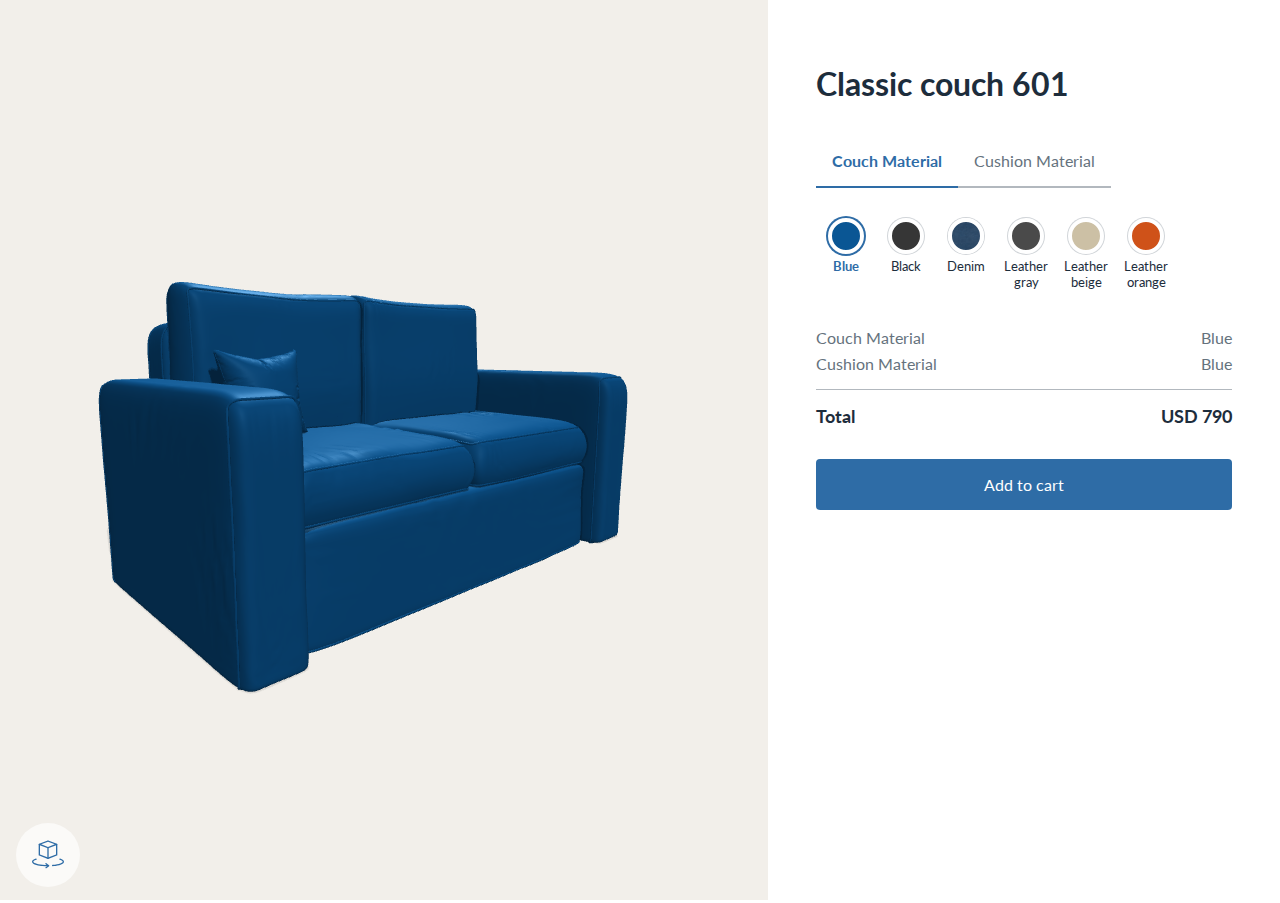
<file: customFurnitureDemo/index.html>
<!doctype html><html lang="en"><head><meta charset="UTF-8"><meta name="viewport" content="width=device-width,initial-scale=1"><meta http-equiv="X-UA-Compatible" content="ie=edge"><meta property="og:type" content="website"><meta property="og:url" content="https://kimbumi.github.io/three/customFurnitureDemo/"><meta property="og:title" content="Custom Furniture - Demo"><meta property="og:image" content="https://kimbumi.github.io/three/customFurnitureDemo/og.jpg"><meta property="og:description" content="3D custom furniture Web dev project by Bumi Kim"><meta property="og:site_name" content="Bumi Kim"><meta property="og:locale" content="en_US"><title>Custom Furniture - Demo</title></head><body><div class="loading"><div class="loader"></div><div>Loading</div></div><main><div class="flex"><div class="canvasContainer"><div class="icon"><svg id="_x31_px" enable-background="new 0 0 16 16" height="32" viewBox="0 0 24 24" width="32" xmlns="http://www.w3.org/2000/svg"><path d="m12 7c-.061 0-.122-.011-.18-.033l-6.5-2.5c-.193-.074-.32-.26-.32-.467s.127-.393.32-.467l6.5-2.5c.116-.044.243-.044.359 0l6.5 2.5c.194.074.321.26.321.467s-.127.393-.32.467l-6.5 2.5c-.058.022-.119.033-.18.033zm-5.107-3 5.107 1.964 5.107-1.964-5.107-1.964z"/><path d="m12 15c-.061 0-.122-.011-.18-.033l-6.5-2.5c-.193-.074-.32-.26-.32-.467v-8c0-.276.224-.5.5-.5s.5.224.5.5v7.657l6 2.308 6-2.308v-7.657c0-.276.224-.5.5-.5s.5.224.5.5v8c0 .207-.127.393-.32.467l-6.5 2.5c-.058.022-.119.033-.18.033z"/><path d="m12 15c-.276 0-.5-.224-.5-.5v-8c0-.276.224-.5.5-.5s.5.224.5.5v8c0 .276-.224.5-.5.5z"/><path d="m10.5 22c-.152 0-.302-.069-.4-.2-.166-.221-.121-.534.1-.7l1.466-1.1-1.466-1.1c-.221-.166-.266-.479-.1-.7s.479-.265.7-.1l2 1.5c.126.094.2.243.2.4s-.074.306-.2.4l-2 1.5c-.09.067-.195.1-.3.1z"/><path d="m12 20.5c-1.512 0-2.943-.072-4.254-.213-1.814-.183-7.746-.961-7.746-3.287 0-.949.979-1.742 2.908-2.356.317-.098.657.149.657.477 0 .242-.168.444-.396.49-1.6.515-2.169 1.07-2.169 1.389 0 .666 2.125 1.816 6.85 2.292 1.278.138 2.673.208 4.15.208.276 0 .5.224.5.5s-.224.5-.5.5z"/><path d="m15.49 20.35c-.258 0-.477-.198-.498-.459-.022-.275.183-.517.458-.539 5.15-.421 7.55-1.652 7.55-2.352 0-.322-.579-.883-2.212-1.403-.263-.084-.408-.365-.325-.628.084-.263.364-.408.628-.325 1.93.614 2.909 1.407 2.909 2.356 0 2.465-6.482 3.186-8.469 3.349-.014.001-.028.001-.041.001z"/></svg></div><canvas class="webgl"></canvas></div><div class="detailContainer"><h6 class="name">Classic couch 601</h6><div class="switches"><a><div class="switch --is-active" data-option="sofa">Couch Material</div></a><a><div class="switch" data-option="cushion">Cushion Material</div></a></div><div class="paletteWrapper"><div id="js-palette" class="palette"></div><div id="js-palette-cushion" class="palette"></div></div><div class="Info"><div>Couch Material</div><div class="js-couch-info"></div></div><div class="Info"><div>Cushion Material</div><div class="js-cushion-info"></div></div><div class="hr"></div><div class="total"><div>Total</div><div class="js-price price">000</div></div><a><div class="cta">Add to cart</div></a></div></div></main><script>const jsLoader=document.querySelector(".loading"),Main=document.querySelector("main");Main.style.display="none",document.addEventListener("DOMContentLoaded",()=>{Main.style.display="block"})</script><script src="bundle.a320f681d3ff2741f26e.js"></script></body></html>
</file>
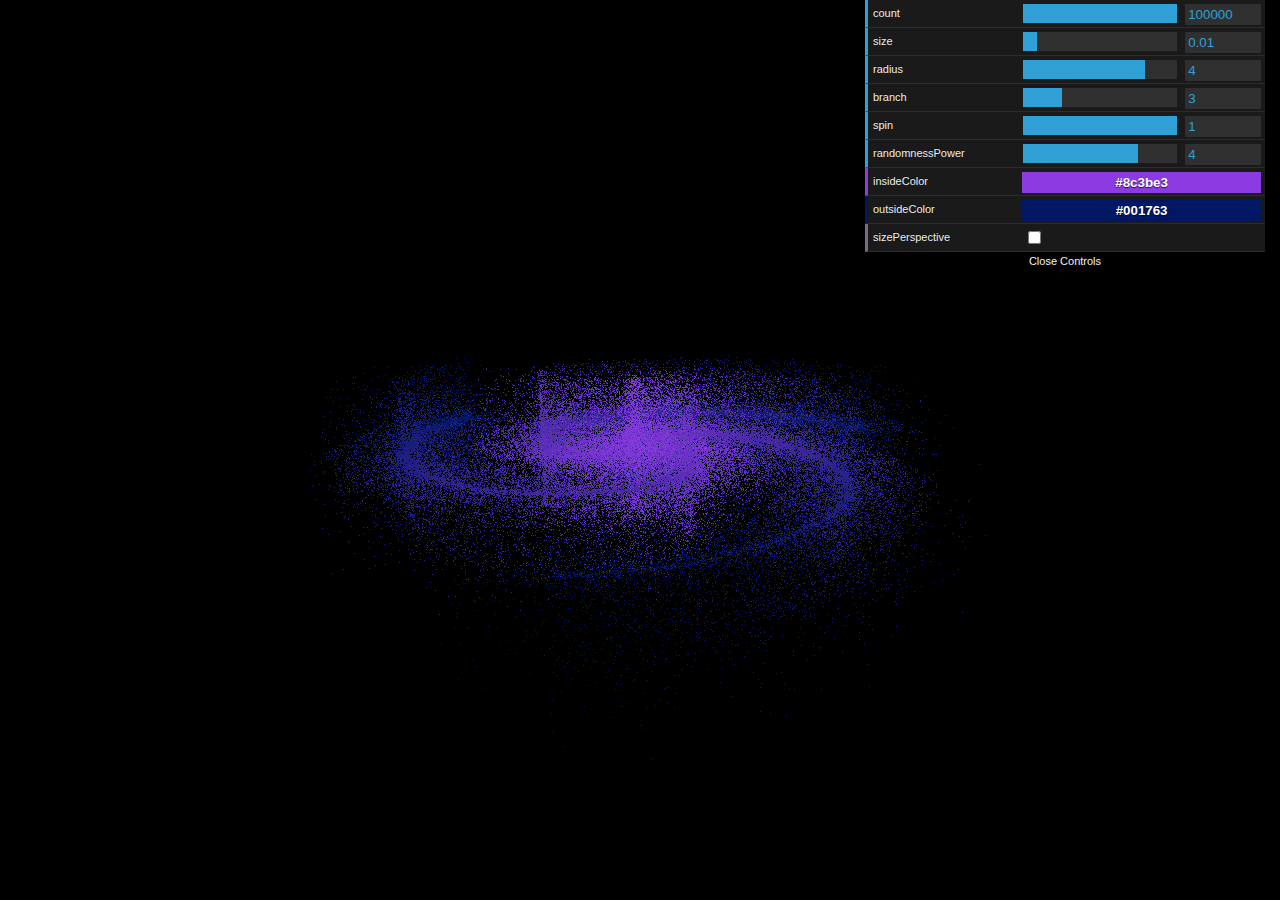
<file: galaxy/index.html>
<!doctype html><html lang="en"><head><meta charset="UTF-8"><meta name="viewport" content="width=device-width,initial-scale=1"><meta http-equiv="X-UA-Compatible" content="ie=edge"><title>Webpack THREE.js Template</title></head><body><canvas class="webgl"></canvas><script src="bundle.bfe38340eeb29322e460.js"></script></body></html>
</file>
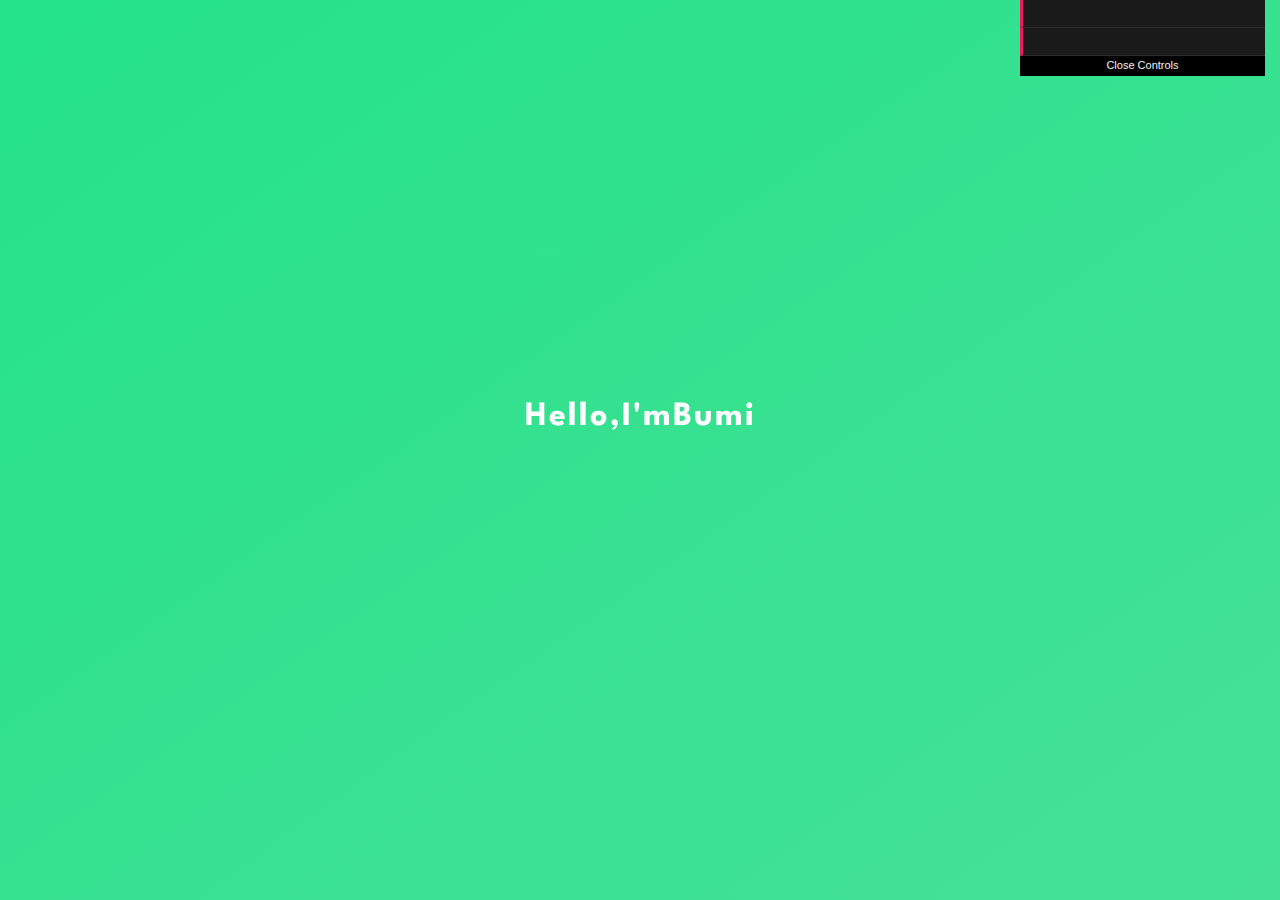
<file: physics/index.html>
<!doctype html><html lang="en"><head><meta charset="UTF-8"><meta name="viewport" content="width=device-width,initial-scale=1"><link rel="preconnect" href="https://fonts.gstatic.com"><link href="https://fonts.googleapis.com/css2?family=IBM+Plex+Mono:wght@300&display=swap" rel="stylesheet"><link href="https://fonts.googleapis.com/css2?family=IBM+Plex+Serif:wght@600&family=Space+Mono&family=Spartan:wght@600&display=swap" rel="stylesheet"><link href="https://fonts.googleapis.com/css2?family=IBM+Plex+Serif:wght@600&family=Spartan:wght@600&display=swap" rel="stylesheet"><link href="https://fonts.googleapis.com/css2?family=IBM+Plex+Serif:wght@600&display=swap" rel="stylesheet"><link href="https://fonts.googleapis.com/css2?family=IBM+Plex+Mono:wght@300&family=IBM+Plex+Serif:wght@600&family=Space+Mono&family=Spartan:wght@600&display=swap" rel="stylesheet"><title>20 - Physics</title><script defer="defer" src="bundle.5e233b55fc62a5bdd28f.js"></script><link href="main.css" rel="stylesheet"></head><body><canvas class="webgl"></canvas><div class="hero"><div class="title">Hello, I'm Bumi</div><br><div class="sub">I'm Designing and developing interactive experiences.<br>Have Fun and Play!</div></div><script>const text=document.querySelector(".title"),stringText=text.textContent,splitText=stringText.split("");text.textContent="",splitText.forEach(t=>{text.innerHTML+="<span>"+t+"</span>"});let char=0,timer=setInterval(onTick,30);function onTick(){text.querySelectorAll("span")[char].classList.add("fade"),char++,char!==splitText.length||complete()}function complete(){clearInterval(timer),timer=null}</script></body></html>
</file>
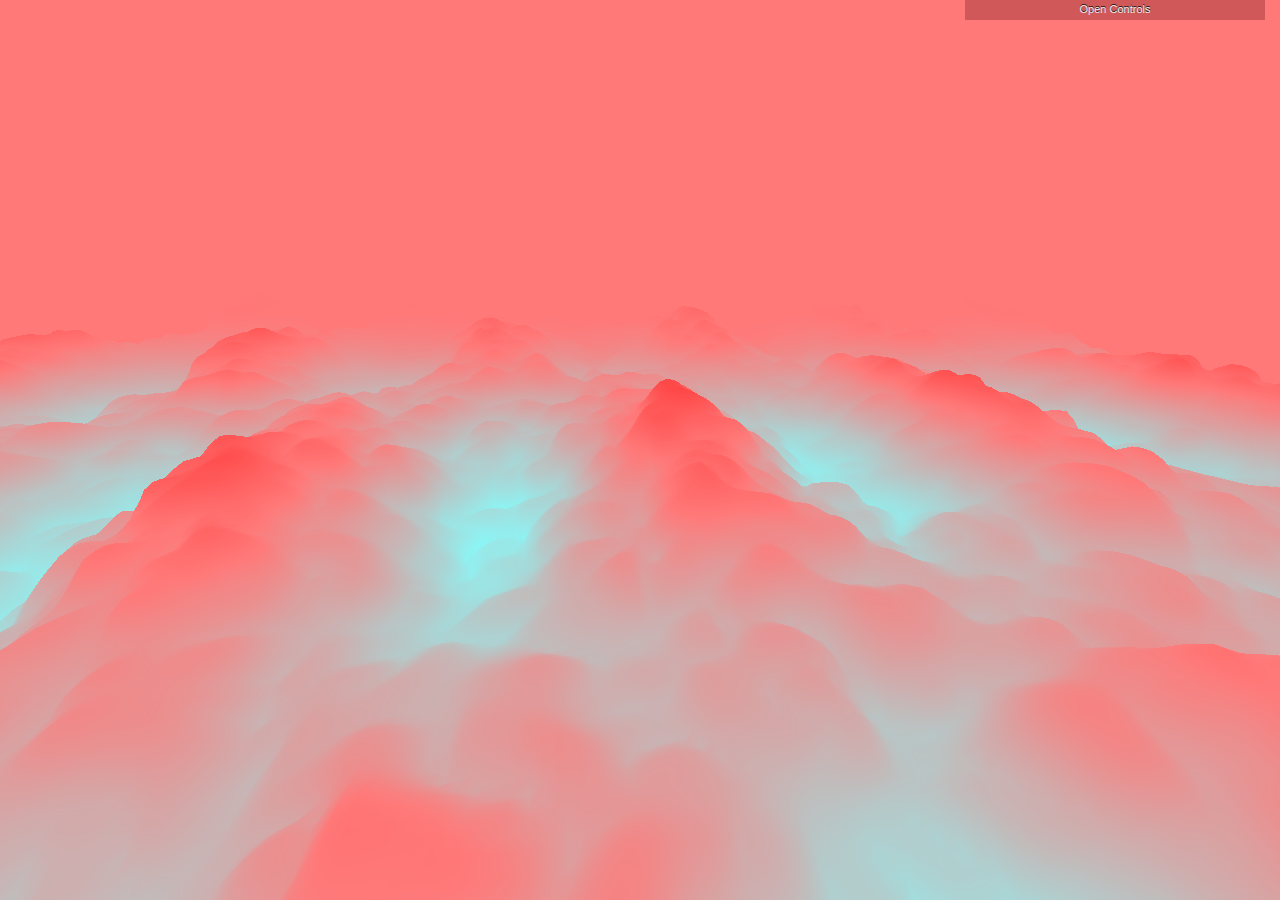
<file: Sea02/index.html>
<!doctype html><html lang="en"><head><meta charset="UTF-8"><meta name="viewport" content="width=device-width,initial-scale=1"><meta http-equiv="X-UA-Compatible" content="ie=edge"><meta property="og:type" content="website"><meta property="og:url" content="https://kimbumi.github.io/three/Sea02/"><meta property="og:title" content="Bumi Kim - Project06"><meta property="og:image" content="https://kimbumi.github.io/bumiworld/project/work/meta/06/og.jpg"><meta property="og:description" content="Shader project - Bumi Kim."><meta property="og:site_name" content="Bumi Kim"><meta property="og:locale" content="en_US"><meta property="og:image:width" content="1200"><meta property="og:image:height" content="630"><link rel="shortcut icon" type="image/png" href="https://kimbumi.github.io/bumiworld/project/fav.png"/><title>Bumikim - shader</title></head><body><h1 class="test"></h1><canvas class="webgl"></canvas><script src="bundle.0f03e303554d5e311d48.js"></script></body></html>
</file>
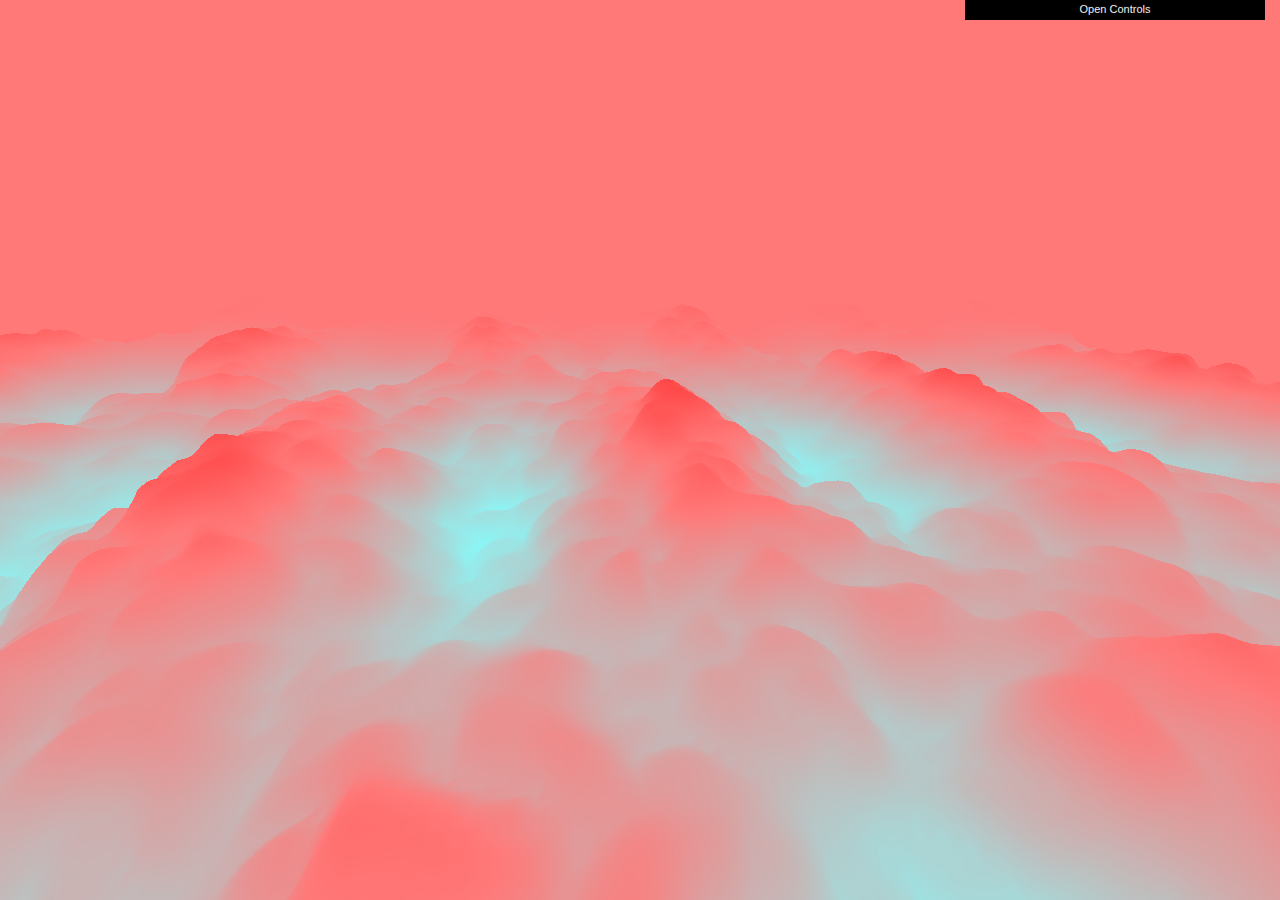
<file: ShaderSea/index.html>
<!doctype html><html lang="en"><head><meta charset="UTF-8"><meta name="viewport" content="width=device-width,initial-scale=1"><meta http-equiv="X-UA-Compatible" content="ie=edge"><title>Bumikim - shader</title></head><body><h1 class="test"></h1><canvas class="webgl"></canvas><script src="bundle.4b2daf9f6a4ba8ad8f9d.js"></script></body></html>
</file>
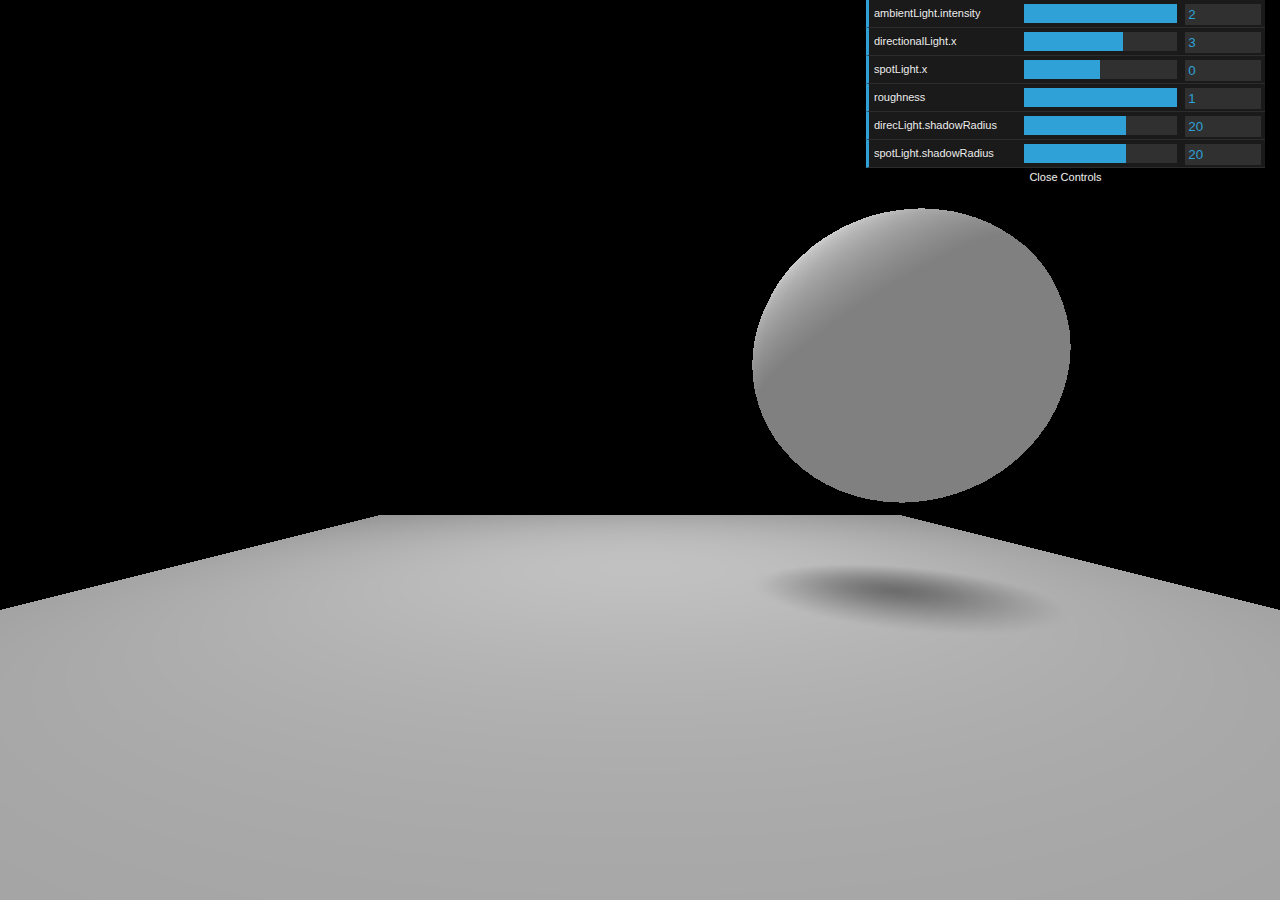
<file: shadow/index.html>
<!doctype html><html lang="en"><head><meta charset="UTF-8"><meta name="viewport" content="width=device-width,initial-scale=1"><title>15 - Shadows</title><script defer="defer" src="bundle.8b16bc5f2fb373275bc7.js"></script><link href="main.css" rel="stylesheet"></head><body><canvas class="webgl"></canvas></body></html>
</file>
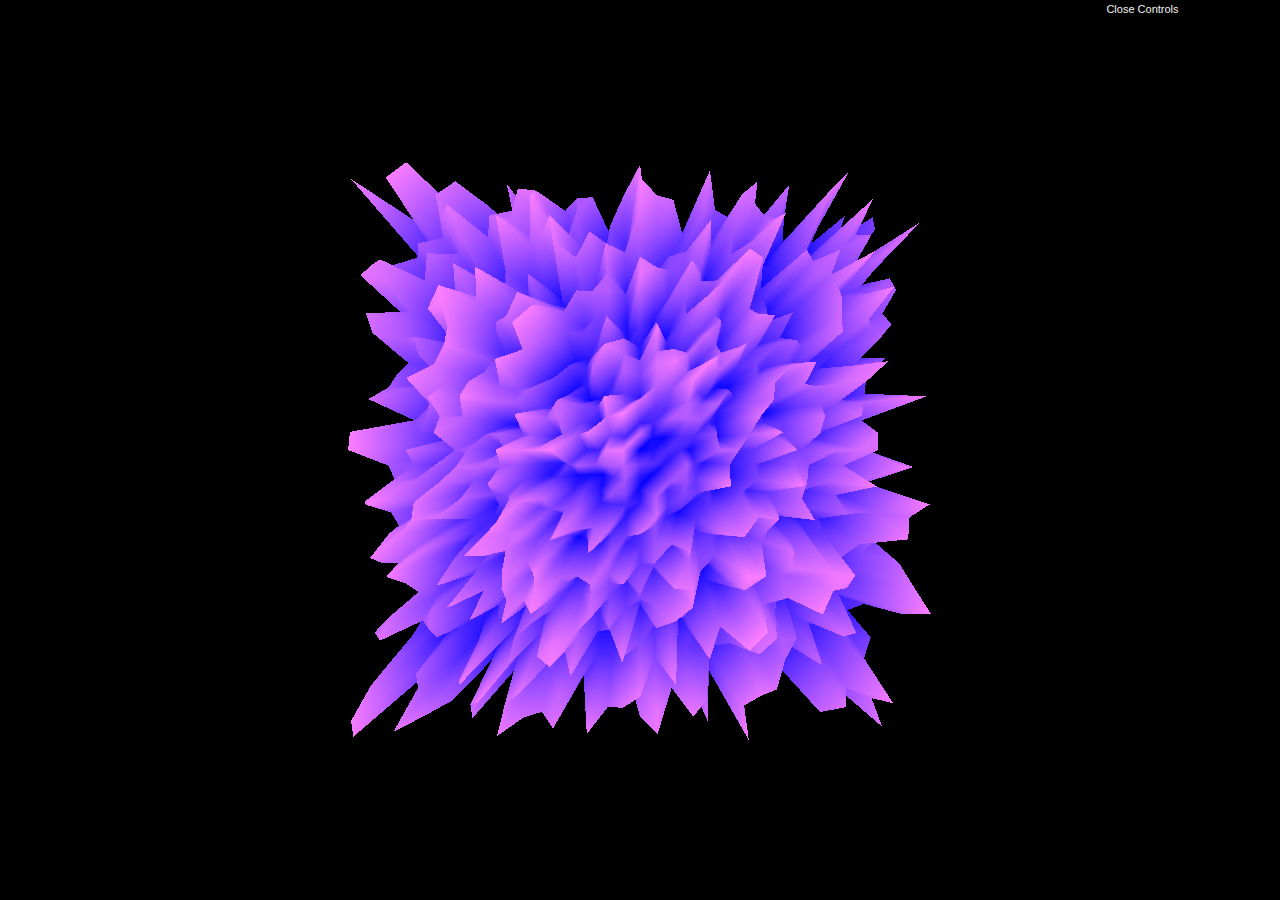
<file: testShader/index.html>
<!doctype html><html lang="en"><head><meta charset="UTF-8"><meta name="viewport" content="width=device-width,initial-scale=1"><meta http-equiv="X-UA-Compatible" content="ie=edge"><title>Webpack THREE.js Template</title></head><body><canvas class="webgl"></canvas><script src="bundle.912f9073735816a07adb.js"></script></body></html>
</file>
<file: physics/main.css>
*
{
    margin: 0;
    padding: 0;
}

html,
body
{
    overflow: hidden;
}

.webgl
{
    position: fixed;
    top: 0;
    left: 0;
    outline: none;
    /* background: red;
    background-image: linear-gradient(to right bottom, #dab5ff, #c899ff, #b37dff, #9b60ff, #7e43ff);
    background-image: linear-gradient(to left top, #cdbaff, #c2bcff, #b8bdff, #adbfff, #a3c0ff);
    background-image: linear-gradient(to left top, #a971f7, #a070f9, #966ffb, #8b6ffd, #7f6eff);
     */
    background-image: linear-gradient(to left top, #44e097, #3de194, #36e190, #2de28d, #23e289);
}

.hero{
    width: 100%;
    position: absolute;
    top: 50%;
    left: 50%;
    transform: translate(-50%, -50%);
    text-align: center;
}

.title{
    font-family: 'Spartan', sans-serif;
    color: white;
    font-weight: 700;
    font-size: 34px;
    line-height: 1.6em;
    letter-spacing: 2px;
}
.sub{
    font-family: 'IBM Plex Mono', monospace;
    color: white;
    font-weight: 300;
    font-size: 16px;
    line-height: 1.5em;
    letter-spacing: 1px;
    animation: slidein 0.4s ease-in 1s 1 forwards;
    opacity: 0;
}

@keyframes slidein{
    from{
        opacity: 0;
        transform: translateY(10px)
    }to{
        opacity: 1;
        transform: translateY(0px)
    }
}



span{
    opacity: 0;
    transition: all 0.3s ease;
    display: inline-block;
    transform: translateY(10px)

}

span.fade{
    opacity: 1;
    display: inline-block;
    transform: translateY(0px)
}


/*# sourceMappingURL=main.css.map*/
</file>
<file: shadow/main.css>
*
{
    margin: 0;
    padding: 0;
}

html,
body
{
    overflow: hidden;
}

.webgl
{
    position: fixed;
    top: 0;
    left: 0;
    outline: none;
}


/*# sourceMappingURL=main.css.map*/
</file>
